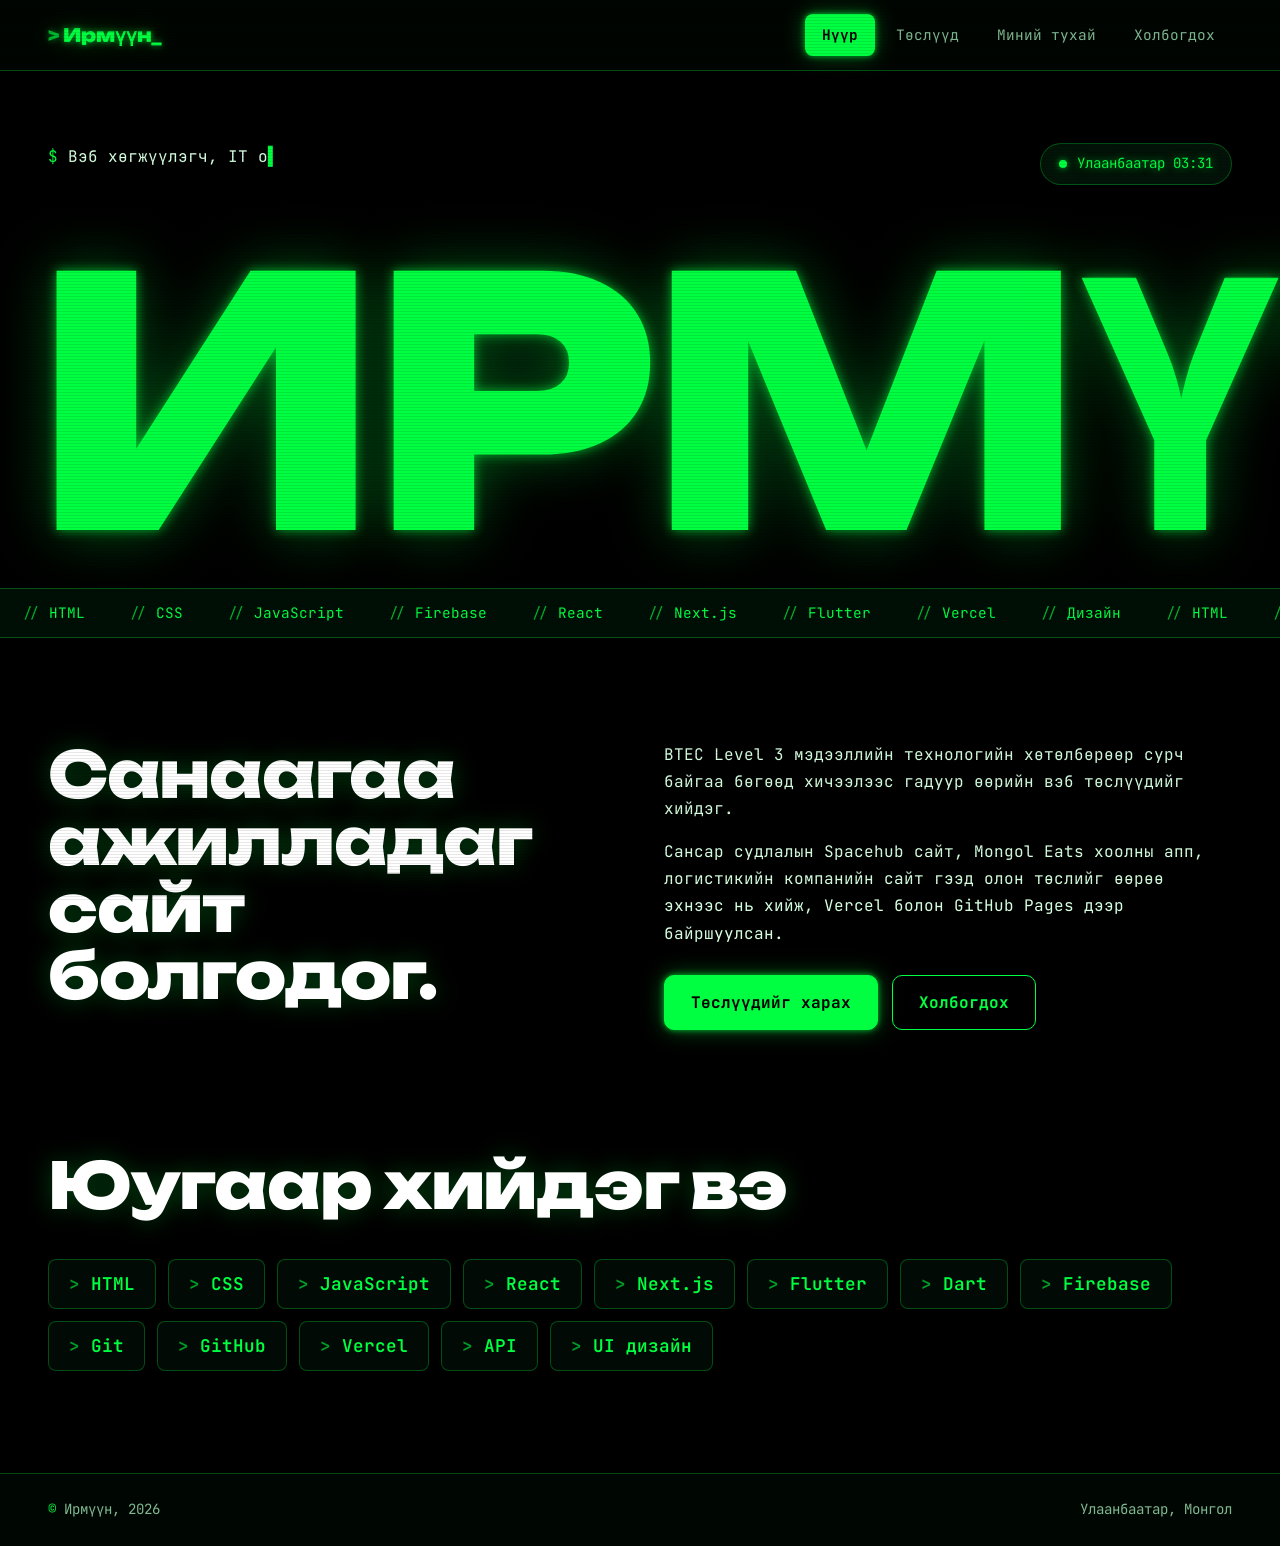
<file: index.html>
<!doctype html>
<html lang="mn">
<head>
  <meta charset="utf-8">
  <meta name="viewport" content="width=device-width, initial-scale=1">
  <title>Ирмүүн | Вэб хөгжүүлэгч</title>
  <meta name="description" content="Ирмүүн . React, Next.js, Flutter дээр вэб болон гар утасны апп хийдэг IT оюутан.">
  <link rel="preconnect" href="https://fonts.googleapis.com">
  <link rel="preconnect" href="https://fonts.gstatic.com" crossorigin>
  <link href="https://fonts.googleapis.com/css2?family=JetBrains+Mono:wght@400;600;700&family=Unbounded:wght@600;800;900&display=swap&subset=cyrillic" rel="stylesheet">
  <link rel="stylesheet" href="style.css">
</head>
<body>
  <nav class="nav" aria-label="Үндсэн цэс">
    <a class="logo" href="index.html">Ирмүүн</a>
    <button class="menu-btn" aria-expanded="false">Цэс</button>
    <ul>
      <li><a class="link" href="index.html" aria-current="page">Нүүр</a></li>
      <li><a class="link" href="projects.html">Төслүүд</a></li>
      <li><a class="link" href="about.html">Миний тухай</a></li>
      <li><a class="link" href="contact.html">Холбогдох</a></li>
    </ul>
  </nav>

  <header class="hero">
    <div class="hero-top">
      <p class="hero-role">Вэб хөгжүүлэгч, IT оюутан. Ажилладаг сайт, апп хийдэг.</p>
      <p class="clock"><i class="dot"></i><span id="clock">Улаанбаатар</span></p>
    </div>
    <h1 aria-label="Ирмүүн"><span>И</span><span>Р</span><span>М</span><span>Ү</span><span>Ү</span><span>Н</span></h1>
    <div class="marquee" aria-hidden="true">
      <div><span>HTML</span><span>CSS</span><span>JavaScript</span><span>Firebase</span><span>React</span><span>Next.js</span><span>Flutter</span><span>Vercel</span><span>Дизайн</span></div>
    </div>
  </header>

  <main>
    <section class="wrap intro">
      <h2 class="section-title">Санаагаа ажилладаг сайт болгодог.</h2>
      <div>
        <p>BTEC Level 3 мэдээллийн технологийн хөтөлбөрөөр сурч байгаа бөгөөд хичээлээс гадуур өөрийн вэб төслүүдийг хийдэг.</p>
        <p>Сансар судлалын Spacehub сайт, Mongol Eats хоолны апп, логистикийн компанийн сайт гээд олон төслийг өөрөө эхнээс нь хийж, Vercel болон GitHub Pages дээр байршуулсан.</p>
        <div class="btn-row">
          <a class="btn" href="projects.html">Төслүүдийг харах</a>
          <a class="btn ghost" href="contact.html">Холбогдох</a>
        </div>
      </div>
    </section>

    <section class="wrap" style="padding-top:0">
      <h2 class="section-title">Юугаар хийдэг вэ</h2>
      <div class="skills">
        <span>HTML</span><span>CSS</span><span>JavaScript</span><span>React</span><span>Next.js</span><span>Flutter</span><span>Dart</span><span>Firebase</span><span>Git</span><span>GitHub</span><span>Vercel</span><span>API</span><span>UI дизайн</span>
      </div>
    </section>
  </main>

  <footer>
    <span>Ирмүүн, 2026</span>
    <span>Улаанбаатар, Монгол</span>
  </footer>
  <script src="script.js"></script>
</body>
</html>
</file>
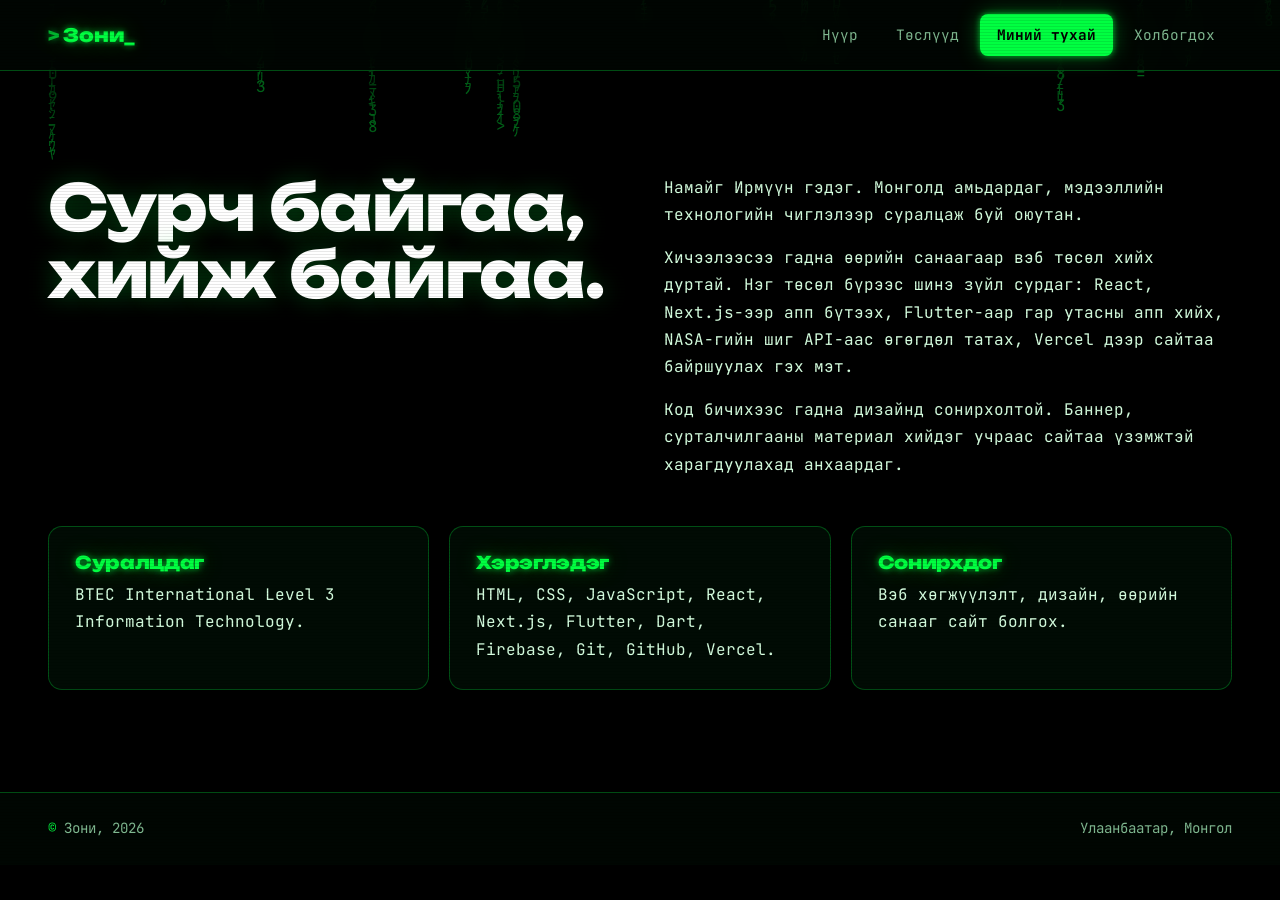
<file: about.html>
<!doctype html>
<html lang="mn">
<head>
  <meta charset="utf-8">
  <meta name="viewport" content="width=device-width, initial-scale=1">
  <title>Миний тухай | Зони</title>
  <link rel="preconnect" href="https://fonts.googleapis.com">
  <link rel="preconnect" href="https://fonts.gstatic.com" crossorigin>
  <link href="https://fonts.googleapis.com/css2?family=JetBrains+Mono:wght@400;600;700&family=Unbounded:wght@600;800;900&display=swap&subset=cyrillic" rel="stylesheet">
  <link rel="stylesheet" href="style.css">
</head>
<body>
  <nav class="nav" aria-label="Үндсэн цэс">
    <a class="logo" href="index.html">Зони</a>
    <button class="menu-btn" aria-expanded="false">Цэс</button>
    <ul>
      <li><a class="link" href="index.html">Нүүр</a></li>
      <li><a class="link" href="projects.html">Төслүүд</a></li>
      <li><a class="link" href="about.html" aria-current="page">Миний тухай</a></li>
      <li><a class="link" href="contact.html">Холбогдох</a></li>
    </ul>
  </nav>

  <main class="wrap">
    <div class="intro">
      <h1 class="section-title">Сурч байгаа, хийж байгаа.</h1>
      <div>
        <p>Намайг Ирмүүн  гэдэг. Монголд амьдардаг, мэдээллийн технологийн чиглэлээр суралцаж буй оюутан.</p>
        <p>Хичээлээсээ гадна өөрийн санаагаар вэб төсөл хийх дуртай. Нэг төсөл бүрээс шинэ зүйл сурдаг: React, Next.js-ээр апп бүтээх, Flutter-аар гар утасны апп хийх, NASA-гийн шиг API-аас өгөгдөл татах, Vercel дээр сайтаа байршуулах гэх мэт.</p>
        <p>Код бичихээс гадна дизайнд сонирхолтой. Баннер, сурталчилгааны материал хийдэг учраас сайтаа үзэмжтэй харагдуулахад анхаардаг.</p>
      </div>
    </div>

    <div class="facts">
      <div class="fact"><h3>Суралцдаг</h3><p>BTEC International Level 3 Information Technology.</p></div>
      <div class="fact"><h3>Хэрэглэдэг</h3><p>HTML, CSS, JavaScript, React, Next.js, Flutter, Dart, Firebase, Git, GitHub, Vercel.</p></div>
      <div class="fact"><h3>Сонирхдог</h3><p>Вэб хөгжүүлэлт, дизайн, өөрийн санааг сайт болгох.</p></div>
    </div>
  </main>

  <footer>
    <span>Зони, 2026</span>
    <span>Улаанбаатар, Монгол</span>
  </footer>
  <script src="script.js"></script>
</body>
</html>
</file>
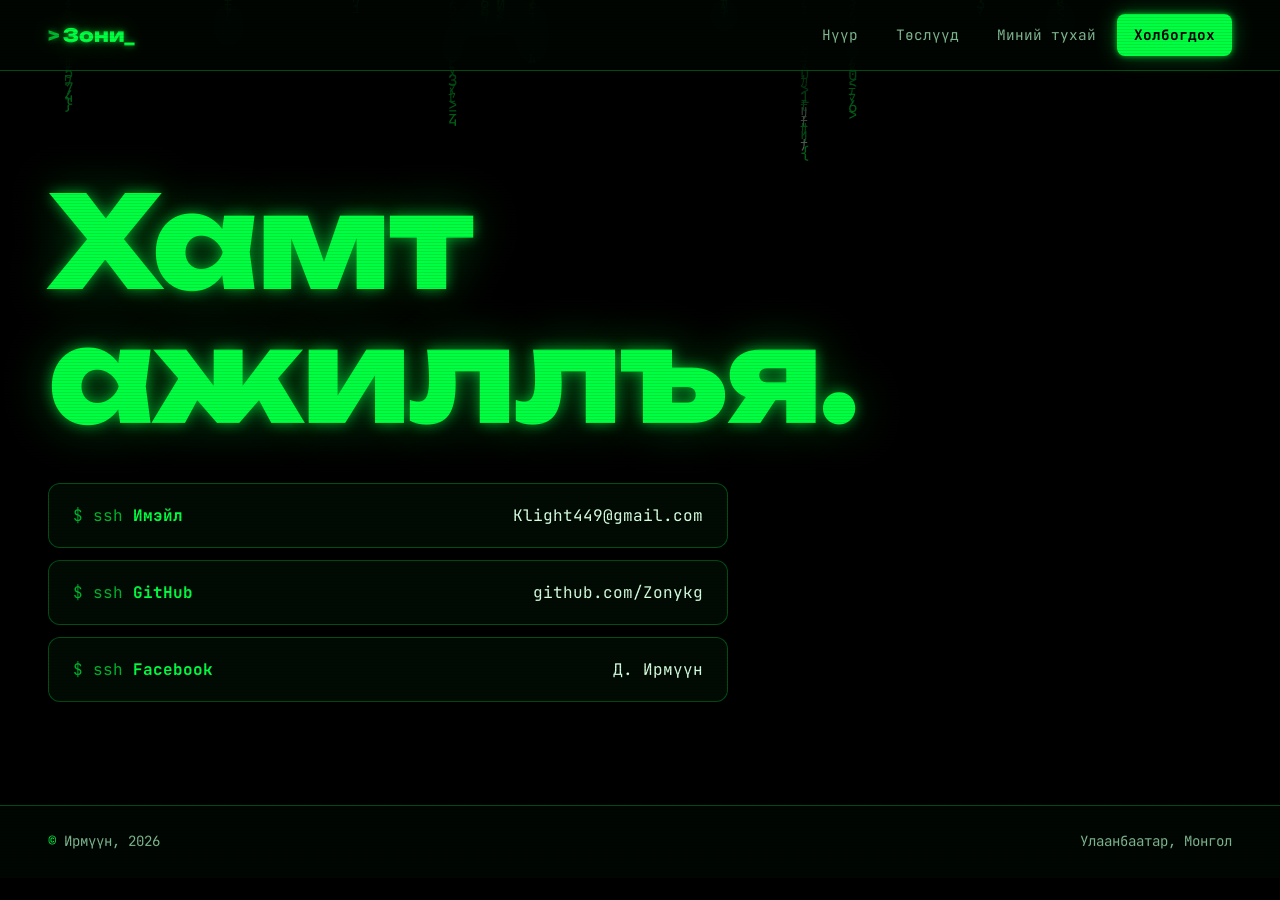
<file: contact.html>
<!doctype html>
<html lang="mn">
<head>
  <meta charset="utf-8">
  <meta name="viewport" content="width=device-width, initial-scale=1">
  <title>Холбогдох | Зони</title>
  <link rel="preconnect" href="https://fonts.googleapis.com">
  <link rel="preconnect" href="https://fonts.gstatic.com" crossorigin>
  <link href="https://fonts.googleapis.com/css2?family=JetBrains+Mono:wght@400;600;700&family=Unbounded:wght@600;800;900&display=swap&subset=cyrillic" rel="stylesheet">
  <link rel="stylesheet" href="style.css">
</head>
<body>
  <nav class="nav" aria-label="Үндсэн цэс">
    <a class="logo" href="index.html">Зони</a>
    <button class="menu-btn" aria-expanded="false">Цэс</button>
    <ul>
      <li><a class="link" href="index.html">Нүүр</a></li>
      <li><a class="link" href="projects.html">Төслүүд</a></li>
      <li><a class="link" href="about.html">Миний тухай</a></li>
      <li><a class="link" href="contact.html" aria-current="page">Холбогдох</a></li>
    </ul>
  </nav>

  <main>
    <section class="contact-hero">
      <div class="wrap">
        <h1>Хамт ажиллъя.</h1>
        <div class="contact-links">
          <!-- Доорх холбоосуудыг өөрийн хаягаар солиорой -->
          <a href="mailto:Klight449@gmail.com"><span>Имэйл</span><span>Кlight449@gmail.com</span></a>
          <a href="https://github.com/Zonykg"><span>GitHub</span><span>github.com/Zonykg</span></a>
          <a href="https://www.facebook.com/Д.Ирмүүн"><span>Facebook</span><span>Д. Ирмүүн</span></a>
        </div>
      </div>
    </section>
  </main>

  <footer>
    <span>Ирмүүн, 2026</span>
    <span>Улаанбаатар, Монгол</span>
  </footer>
  <script src="script.js"></script>
</body>
</html>
</file>
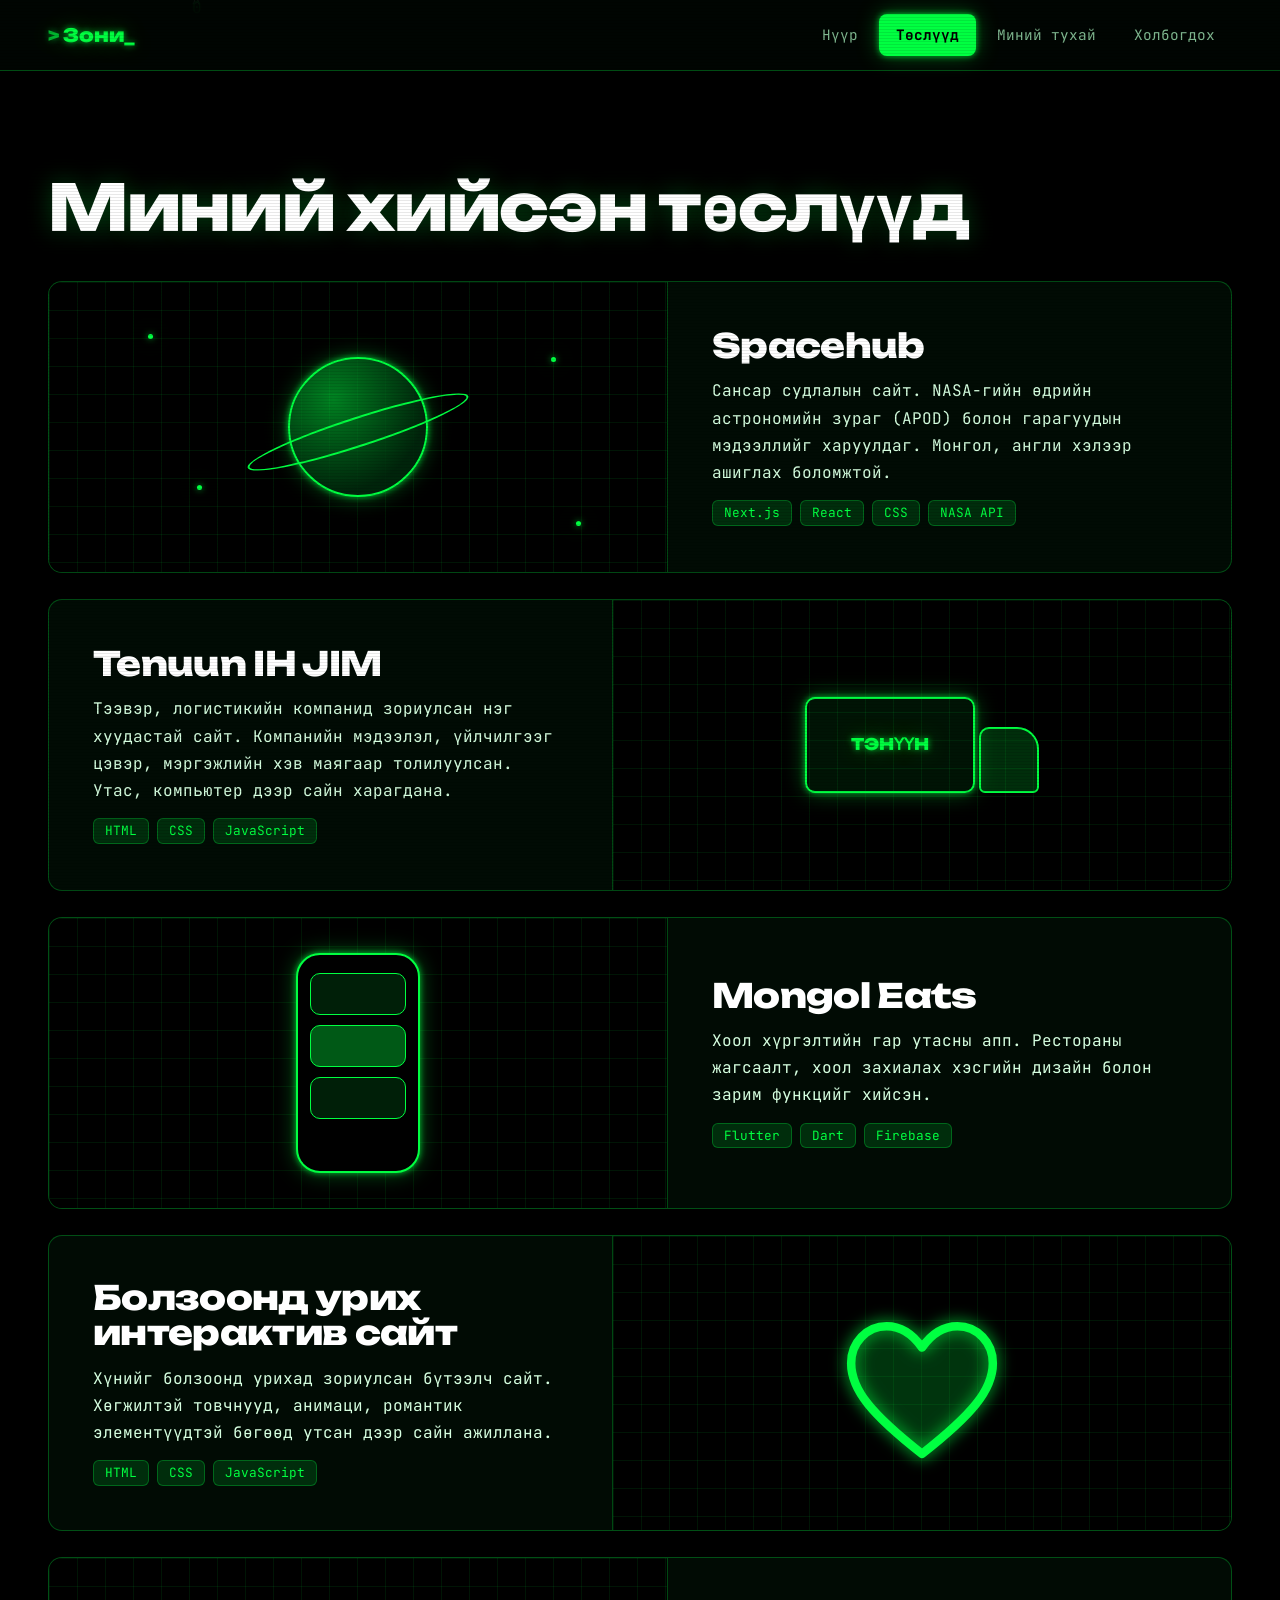
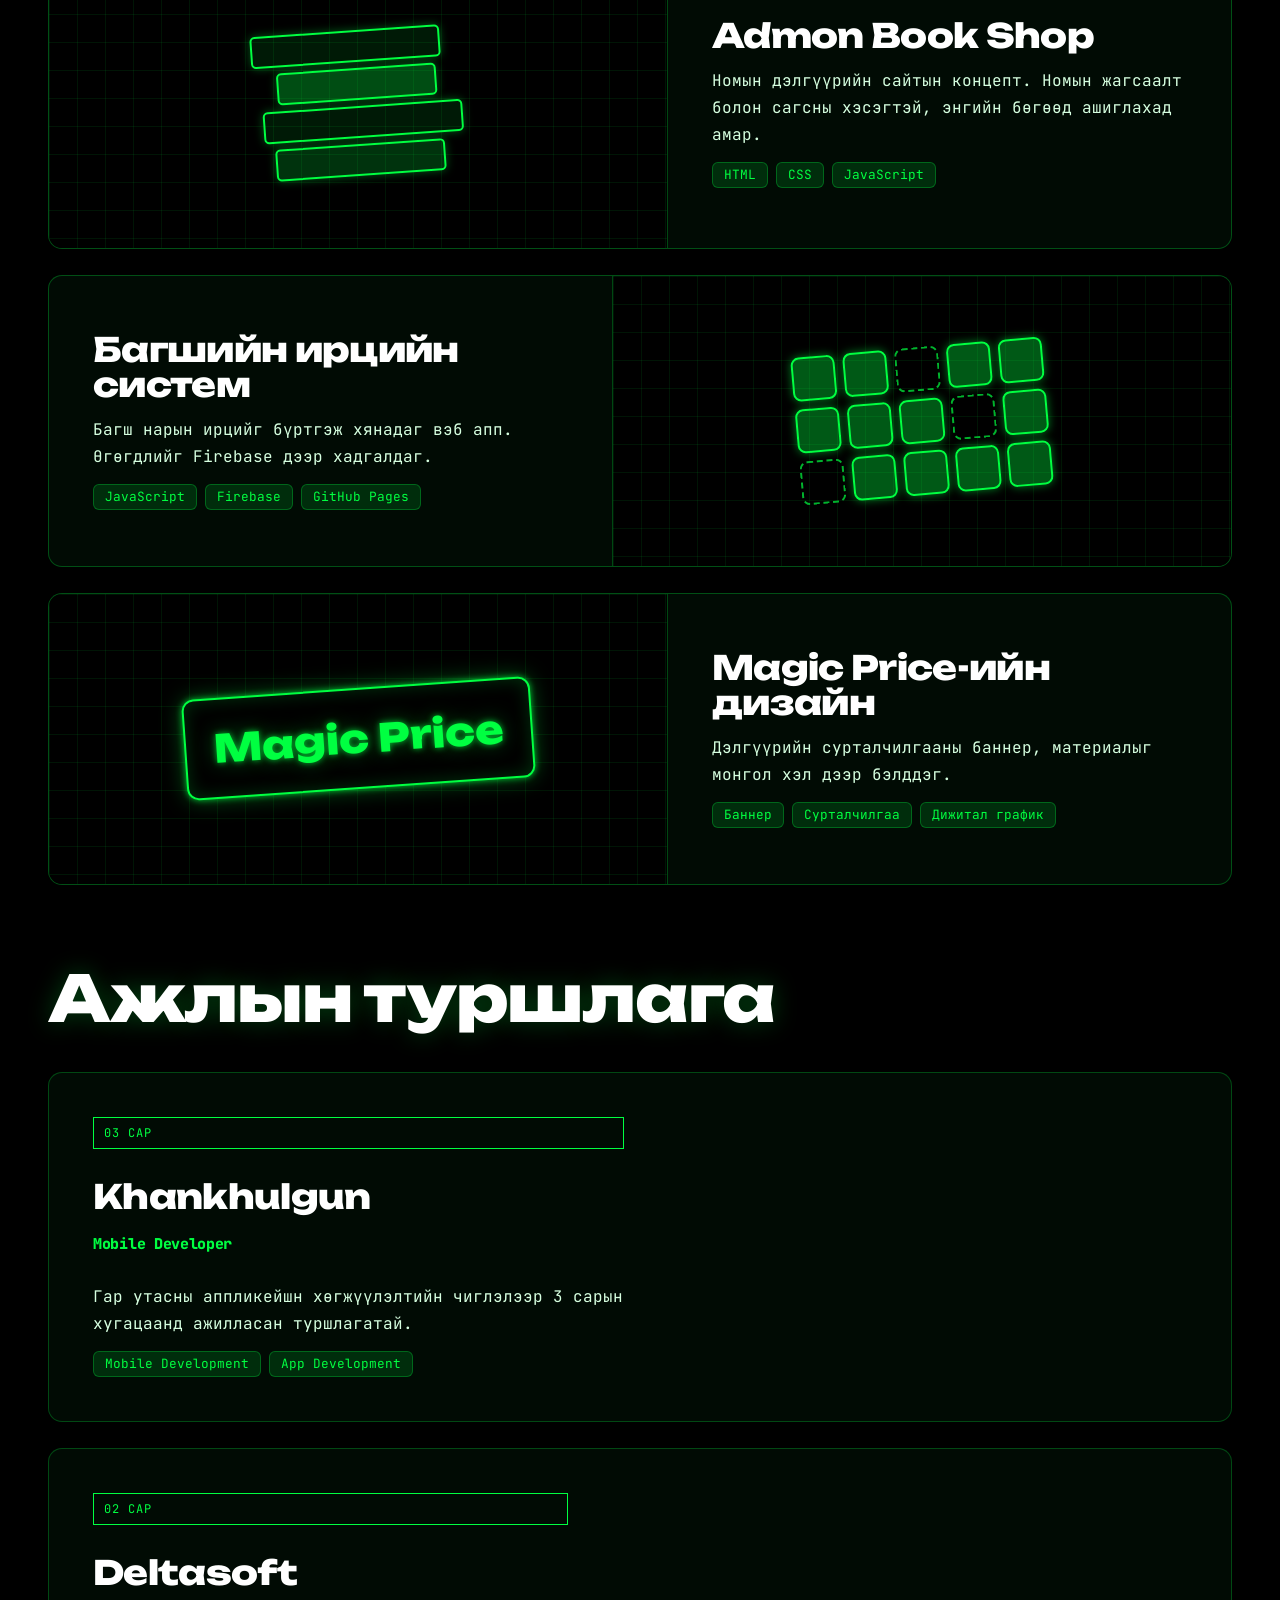
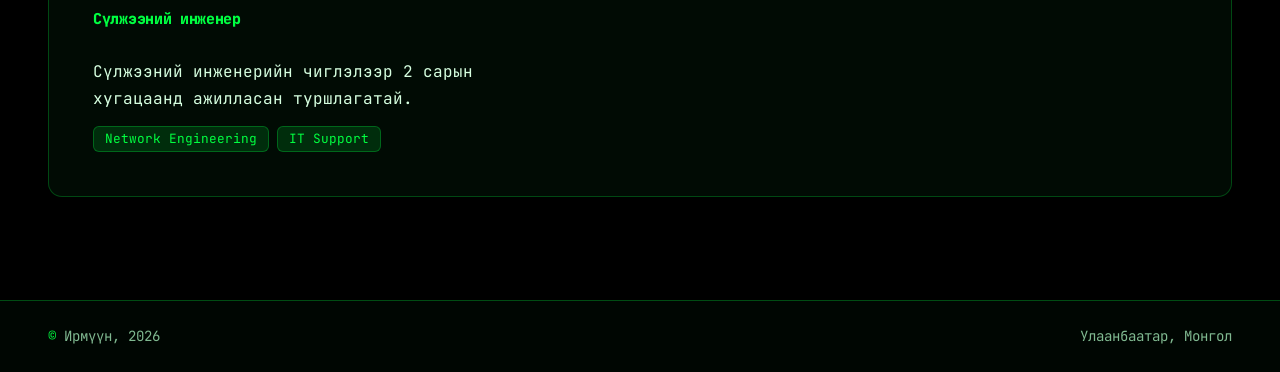
<file: projects.html>
<!doctype html>
<html lang="mn">
<head>
  <meta charset="utf-8">
  <meta name="viewport" content="width=device-width, initial-scale=1">
  <title>Төслүүд | Зони</title>
  <link rel="preconnect" href="https://fonts.googleapis.com">
  <link rel="preconnect" href="https://fonts.gstatic.com" crossorigin>
  <link href="https://fonts.googleapis.com/css2?family=JetBrains+Mono:wght@400;600;700&family=Unbounded:wght@600;800;900&display=swap&subset=cyrillic" rel="stylesheet">
  <link rel="stylesheet" href="style.css">
</head>
<body>
  <nav class="nav" aria-label="Үндсэн цэс">
    <a class="logo" href="index.html">Зони</a>
    <button class="menu-btn" aria-expanded="false">Цэс</button>
    <ul>
      <li><a class="link" href="index.html">Нүүр</a></li>
      <li><a class="link" href="projects.html" aria-current="page">Төслүүд</a></li>
      <li><a class="link" href="about.html">Миний тухай</a></li>
      <li><a class="link" href="contact.html">Холбогдох</a></li>
    </ul>
  </nav>

  <main class="wrap">
    <h1 class="section-title">Миний хийсэн төслүүд</h1>

    <div class="projects">
      <article class="project">
        <div class="art art-space" aria-hidden="true"><i class="star"></i><i class="star"></i><i class="star"></i><i class="star"></i><div class="planet"></div></div>
        <div class="body">
          <h2>Spacehub</h2>
          <p>Сансар судлалын сайт. NASA-гийн өдрийн астрономийн зураг (APOD) болон гарагуудын мэдээллийг харуулдаг. Монгол, англи хэлээр ашиглах боломжтой.</p>
          <ul class="tags"><li>Next.js</li><li>React</li><li>CSS</li><li>NASA API</li></ul>
        </div>
      </article>
      <article class="project">
        <div class="art art-logistics" aria-hidden="true"><div class="truck"><div class="box">ТЭНҮҮН</div><div class="cab"></div></div></div>
        <div class="body">
          <h2>Tenuun IH JIM</h2>
          <p>Тээвэр, логистикийн компанид зориулсан нэг хуудастай сайт. Компанийн мэдээлэл, үйлчилгээг цэвэр, мэргэжлийн хэв маягаар толилуулсан. Утас, компьютер дээр сайн харагдана.</p>
          <ul class="tags"><li>HTML</li><li>CSS</li><li>JavaScript</li></ul>
        </div>
      </article>
      <article class="project">
        <div class="art art-eats" aria-hidden="true"><div class="phone"><i></i><i></i><i></i></div></div>
        <div class="body">
          <h2>Mongol Eats</h2>
          <p>Хоол хүргэлтийн гар утасны апп. Рестораны жагсаалт, хоол захиалах хэсгийн дизайн болон зарим функцийг хийсэн.</p>
          <ul class="tags"><li>Flutter</li><li>Dart</li><li>Firebase</li></ul>
        </div>
      </article>
      <article class="project">
        <div class="art art-urilga" aria-hidden="true"><svg width="170" height="160" viewBox="0 0 24 22" fill="#eef1fa" stroke="#0a1030" stroke-width="1.2" stroke-linejoin="round"><path d="M12 21C5 15.5 2 12 2 8.2 2 5.3 4.2 3 7 3c2 0 3.600 1 5 3 1.400-2 3-3 5-3 2.800 0 5 2.300 5 5.200 0 3.800-3 7.300-10 12.800z"/></svg></div>
        <div class="body">
          <h2>Болзоонд урих интерактив сайт</h2>
          <p>Хүнийг болзоонд урихад зориулсан бүтээлч сайт. Хөгжилтэй товчнууд, анимаци, романтик элементүүдтэй бөгөөд утсан дээр сайн ажиллана.</p>
          <ul class="tags"><li>HTML</li><li>CSS</li><li>JavaScript</li></ul>
        </div>
      </article>
      <article class="project">
        <div class="art art-books" aria-hidden="true"><div class="stack"><i></i><i></i><i></i><i></i></div></div>
        <div class="body">
          <h2>Admon Book Shop</h2>
          <p>Номын дэлгүүрийн сайтын концепт. Номын жагсаалт болон сагсны хэсэгтэй, энгийн бөгөөд ашиглахад амар.</p>
          <ul class="tags"><li>HTML</li><li>CSS</li><li>JavaScript</li></ul>
        </div>
      </article>
      <article class="project">
        <div class="art art-attend" aria-hidden="true"><div class="grid"><i class="on"></i><i class="on"></i><i class="off"></i><i class="on"></i><i class="on"></i><i class="on"></i><i class="on"></i><i class="on"></i><i class="off"></i><i class="on"></i><i class="off"></i><i class="on"></i><i class="on"></i><i class="on"></i><i class="on"></i></div></div>
        <div class="body">
          <h2>Багшийн ирцийн систем</h2>
          <p>Багш нарын ирцийг бүртгэж хянадаг вэб апп. Өгөгдлийг Firebase дээр хадгалдаг.</p>
          <ul class="tags"><li>JavaScript</li><li>Firebase</li><li>GitHub Pages</li></ul>
        </div>
      </article>
      <article class="project">
        <div class="art art-magic" aria-hidden="true"><div class="tag">Magic Price</div></div>
        <div class="body">
          <h2>Magic Price-ийн дизайн</h2>
          <p>Дэлгүүрийн сурталчилгааны баннер, материалыг монгол хэл дээр бэлддэг.</p>
          <ul class="tags"><li>Баннер</li><li>Сурталчилгаа</li><li>Дижитал график</li></ul>
        </div>
      </article>
    </div>
    <section class="experience">
  <h2 class="section-title">Ажлын туршлага</h2>

  <div class="projects">
    <article class="project">
      <div class="body">
        <span class="experience-duration">03 САР</span>
        <h2>Khankhulgun</h2>
        <h3>Mobile Developer</h3>
        <p>
          Гар утасны аппликейшн хөгжүүлэлтийн чиглэлээр
          3 сарын хугацаанд ажилласан туршлагатай.
        </p>
        <ul class="tags">
          <li>Mobile Development</li>
          <li>App Development</li>
        </ul>
      </div>
    </article>

    <article class="project">
      <div class="body">
        <span class="experience-duration">02 САР</span>
        <h2>Deltasoft</h2>
        <h3>Сүлжээний инженер</h3>
        <p>
          Сүлжээний инженерийн чиглэлээр 2 сарын
          хугацаанд ажилласан туршлагатай.
        </p>
        <ul class="tags">
          <li>Network Engineering</li>
          <li>IT Support</li>
        </ul>
      </div>
    </article>
  </div>
</section>
  </main>

  <footer>
    <span>Ирмүүн, 2026</span>
    <span>Улаанбаатар, Монгол</span>
  </footer>
  <script src="script.js"></script>
</body>
</html>
</file>
<file: style.css>
:root {
  --bg: #000000;
  --surface: #031208;
  --surface-2: #05200f;
  --green: #00ff41;
  --green-dim: #00b32d;
  --green-faint: rgba(0, 255, 65, 0.14);
  --line: rgba(0, 255, 65, 0.28);
  --text: #d6ffe0;
  --muted: #7fb890;
  --glow: 0 0 6px rgba(0, 255, 65, .7), 0 0 22px rgba(0, 255, 65, .35);
  --radius: 14px;
}

* { box-sizing: border-box; margin: 0; padding: 0; }
html { scroll-behavior: smooth; }
body {
  font-family: "JetBrains Mono", ui-monospace, monospace;
  font-size: 1rem;
  line-height: 1.7;
  background: var(--bg);
  color: var(--text);
  -webkit-font-smoothing: antialiased;
  min-height: 100vh;
  position: relative;
  transition: opacity .2s;
}
body.leaving { opacity: 0; }
a { color: inherit; }
img, svg { display: block; max-width: 100%; }
::selection { background: var(--green); color: #000; }
:focus-visible { outline: 2px solid var(--green); outline-offset: 3px; border-radius: 4px; }

h1, h2, h3 { font-family: "Unbounded", "JetBrains Mono", sans-serif; line-height: 1.05; letter-spacing: -0.02em; font-weight: 800; color: #fff; }

/* Rain canvas + scanlines */
#rain { position: fixed; inset: 0; width: 100%; height: 100%; z-index: 0; opacity: .38; pointer-events: none; }
body::after {
  content: ""; position: fixed; inset: 0; z-index: 50; pointer-events: none;
  background: repeating-linear-gradient(to bottom, rgba(0,0,0,0) 0, rgba(0,0,0,0) 2px, rgba(0,0,0,.18) 3px);
}
.nav, main, header, footer { position: relative; z-index: 1; }

/* ---------- Nav ---------- */
.nav {
  position: sticky; top: 0; z-index: 20;
  display: flex; align-items: center; justify-content: space-between;
  padding: 14px clamp(16px, 4vw, 48px);
  background: rgba(0, 8, 3, .72);
  backdrop-filter: blur(14px); -webkit-backdrop-filter: blur(14px);
  border-bottom: 1px solid var(--line);
}
.nav .logo { font-family: "Unbounded", sans-serif; font-weight: 800; text-decoration: none; font-size: 1.15rem; color: var(--green); text-shadow: var(--glow); }
.nav .logo::before { content: "> "; opacity: .7; }
.nav .logo::after { content: "_"; animation: blink 1s steps(1) infinite; }
@keyframes blink { 50% { opacity: 0; } }
.nav ul { display: flex; gap: 4px; list-style: none; }
.nav a.link {
  display: block; padding: 8px 16px; border-radius: 8px;
  text-decoration: none; font-size: .9rem; color: var(--muted);
  border: 1px solid transparent;
  transition: color .15s, border-color .15s, background .15s;
}
.nav a.link:hover { color: var(--green); border-color: var(--line); background: var(--green-faint); }
.nav a.link[aria-current="page"] { color: #000; background: var(--green); font-weight: 700; box-shadow: var(--glow); }
.menu-btn { display: none; background: transparent; color: var(--green); border: 1px solid var(--green); border-radius: 8px; padding: 8px 16px; font: inherit; cursor: pointer; }

@media (max-width: 680px) {
  .menu-btn { display: block; }
  .nav ul { display: none; position: absolute; top: 100%; left: 0; right: 0; flex-direction: column; background: rgba(0, 8, 3, .96); padding: 12px 16px 20px; border-bottom: 1px solid var(--line); }
  .nav ul.open { display: flex; }
}

/* ---------- Hero ---------- */
.hero { padding: clamp(32px, 6vw, 72px) clamp(16px, 4vw, 48px) 0; overflow: hidden; }
.hero-top { display: flex; justify-content: space-between; align-items: flex-start; gap: 24px; flex-wrap: wrap; }
.hero-role { max-width: 34ch; color: var(--text); min-height: 3.4em; }
.hero-role::before { content: "$ "; color: var(--green); }
.hero-role.typing::after { content: "▌"; color: var(--green); animation: blink .8s steps(1) infinite; }
.clock {
  background: var(--surface); color: var(--green);
  padding: 8px 18px; border-radius: 999px; border: 1px solid var(--line);
  font-size: .88rem; display: inline-flex; gap: 10px; align-items: center;
  text-shadow: 0 0 8px rgba(0,255,65,.6);
}
.clock .dot { width: 8px; height: 8px; border-radius: 50%; background: var(--green); box-shadow: var(--glow); animation: pulse 1.6s infinite; }
@keyframes pulse { 50% { opacity: .2; } }

.hero h1 {
  font-size: clamp(5rem, 27vw, 22rem);
  line-height: .85;
  margin: clamp(24px, 5vw, 56px) 0 clamp(20px, 4vw, 40px) -0.04em;
  display: flex;
  white-space: nowrap;
  color: var(--green);
  text-shadow: 0 0 12px rgba(0,255,65,.65), 0 0 60px rgba(0,255,65,.35);
  animation: glitch 7s infinite 2s;
}
.hero h1 span { display: inline-block; animation: rise .9s cubic-bezier(.2,.8,.2,1) both; }
.hero h1 span:nth-child(2) { animation-delay: .08s; }
.hero h1 span:nth-child(3) { animation-delay: .16s; }
.hero h1 span:nth-child(4) { animation-delay: .24s; }
@keyframes rise { from { transform: translateY(105%); opacity: 0; } to { transform: none; opacity: 1; } }
@keyframes glitch {
  0%, 93%, 100% { transform: none; clip-path: none; text-shadow: 0 0 12px rgba(0,255,65,.65), 0 0 60px rgba(0,255,65,.35); }
  94% { transform: translate(-6px, 2px) skewX(-6deg); text-shadow: 6px 0 #fff, -6px 0 rgba(0,255,65,.4); }
  95% { transform: translate(5px, -2px); text-shadow: -5px 0 #fff, 5px 0 rgba(0,255,65,.4); clip-path: inset(0 0 55% 0); }
  96% { transform: translate(-3px, 0) skewX(4deg); clip-path: inset(40% 0 0 0); }
  97% { transform: none; clip-path: none; }
}

.marquee {
  margin: 0 calc(-1 * clamp(16px, 4vw, 48px));
  background: rgba(0, 20, 8, .75);
  border-top: 1px solid var(--line); border-bottom: 1px solid var(--line);
  overflow: hidden; white-space: nowrap; color: var(--green); font-size: .9rem;
}
.marquee div { display: inline-block; padding: 12px 0; animation: scroll 32s linear infinite; }
.marquee span { margin: 0 22px; }
.marquee span::before { content: "// "; color: var(--green-dim); }
@keyframes scroll { to { transform: translateX(-50%); } }

/* ---------- Sections ---------- */
.wrap { padding: clamp(48px, 8vw, 110px) clamp(16px, 4vw, 48px); max-width: 1280px; margin: 0 auto; }
.section-title { font-size: clamp(1.9rem, 5.5vw, 4rem); margin-bottom: 40px; max-width: 16ch; text-shadow: 0 0 24px rgba(0,255,65,.25); }

.intro { display: grid; grid-template-columns: 1fr 1fr; gap: 48px; align-items: start; }
.intro p { max-width: 62ch; color: var(--text); }
.intro p + p { margin-top: 1em; }
@media (max-width: 800px) { .intro { grid-template-columns: 1fr; gap: 24px; } }

.btn {
  display: inline-block; padding: 13px 26px; border-radius: 10px;
  background: var(--green); color: #000; text-decoration: none; font-weight: 700;
  border: 1px solid var(--green);
  box-shadow: var(--glow);
  transition: transform .15s, background .15s, color .15s, box-shadow .15s;
}
.btn:hover { transform: translateY(-2px); box-shadow: 0 0 10px var(--green), 0 0 34px rgba(0,255,65,.55); }
.btn.ghost { background: transparent; color: var(--green); box-shadow: none; }
.btn.ghost:hover { background: var(--green-faint); box-shadow: var(--glow); }
.btn-row { display: flex; gap: 14px; flex-wrap: wrap; margin-top: 28px; }

/* ---------- Project cards (glass) ---------- */
.projects { display: grid; gap: 26px; }
.project {
  display: grid; grid-template-columns: 1.1fr 1fr;
  border: 1px solid var(--line); border-radius: var(--radius);
  overflow: hidden;
  background: rgba(3, 18, 8, .62);
  backdrop-filter: blur(12px); -webkit-backdrop-filter: blur(12px);
  transition: border-color .25s, box-shadow .25s, transform .25s;
}
.project:hover { border-color: var(--green); box-shadow: 0 0 0 1px var(--green), 0 0 36px rgba(0,255,65,.22); transform: translateY(-3px); }
.project:nth-child(even) { grid-template-columns: 1fr 1.1fr; }
.project:nth-child(even) .art { order: 2; }
.project .art { min-height: 290px; position: relative; display: grid; place-items: center; overflow: hidden; background: #000; border-right: 1px solid var(--line); }
.project:nth-child(even) .art { border-right: 0; border-left: 1px solid var(--line); }
.project .art::before {
  content: ""; position: absolute; inset: 0;
  background-image: linear-gradient(var(--green-faint) 1px, transparent 1px), linear-gradient(90deg, var(--green-faint) 1px, transparent 1px);
  background-size: 28px 28px; opacity: .6;
}
.project .art > * { position: relative; }
.project .body { padding: clamp(24px, 4vw, 44px); display: flex; flex-direction: column; justify-content: center; gap: 14px; }
.project h2, .project h3 { font-size: clamp(1.35rem, 3vw, 2.1rem); }
.project p { color: var(--text); max-width: 58ch; }
.tags { display: flex; flex-wrap: wrap; gap: 8px; }
.tags li { list-style: none; border: 1px solid var(--line); border-radius: 6px; padding: 1px 11px; font-size: .8rem; color: var(--green); background: var(--green-faint); }
@media (max-width: 800px) {
  .project, .project:nth-child(even) { grid-template-columns: 1fr; }
  .project:nth-child(even) .art { order: 0; border-left: 0; }
  .project .art, .project:nth-child(even) .art { min-height: 210px; border-right: 0; border-bottom: 1px solid var(--line); }
}

/* project art, all drawn in neon green line language */
.art-attend .grid { display: grid; grid-template-columns: repeat(5, 44px); gap: 8px; transform: rotate(-5deg); }
.art-attend .grid i { height: 44px; border-radius: 8px; border: 2px solid var(--green-dim); background: rgba(0,255,65,.08); }
.art-attend .grid i.on { background: rgba(0,255,65,.35); border-color: var(--green); box-shadow: 0 0 10px rgba(0,255,65,.5); }
.art-attend .grid i.off { background: transparent; border-style: dashed; }

.art-urilga svg { fill: rgba(0,255,65,.12); stroke: var(--green); filter: drop-shadow(0 0 8px rgba(0,255,65,.8)); animation: beat 1.8s ease-in-out infinite; }
@keyframes beat { 50% { transform: scale(1.06); } }

.art-magic .tag { color: var(--green); font-family: "Unbounded", sans-serif; font-weight: 800; font-size: 2.4rem; padding: 16px 28px; border: 2px solid var(--green); border-radius: 12px; text-shadow: var(--glow); box-shadow: var(--glow), inset 0 0 18px rgba(0,255,65,.2); transform: rotate(-4deg); background: #000; }

.art-space .planet { width: 140px; height: 140px; border-radius: 50%; border: 2px solid var(--green); background: radial-gradient(circle at 32% 30%, rgba(0,255,65,.5), rgba(0,40,12,.9) 70%); box-shadow: var(--glow); position: relative; }
.art-space .planet::after { content: ""; position: absolute; left: -48px; right: -48px; top: 58px; height: 26px; border: 2px solid var(--green); border-radius: 50%; transform: rotate(-18deg); }
.art-space .star { position: absolute; width: 5px; height: 5px; background: var(--green); border-radius: 50%; box-shadow: var(--glow); }
.art-space .star:nth-child(1) { top: 18%; left: 16%; }
.art-space .star:nth-child(2) { top: 70%; left: 24%; }
.art-space .star:nth-child(3) { top: 26%; right: 18%; }
.art-space .star:nth-child(4) { bottom: 16%; right: 14%; }

.art-logistics .truck { display: flex; align-items: flex-end; gap: 4px; }
.art-logistics .box { width: 170px; height: 96px; border: 2px solid var(--green); border-radius: 10px; display: grid; place-items: center; color: var(--green); font-family: "Unbounded", sans-serif; font-weight: 800; background: rgba(0,255,65,.08); text-shadow: var(--glow); box-shadow: var(--glow); }
.art-logistics .cab { width: 60px; height: 66px; border: 2px solid var(--green); border-radius: 10px 22px 6px 6px; background: rgba(0,255,65,.18); }

.art-eats .phone { width: 124px; height: 220px; border: 2px solid var(--green); border-radius: 24px; padding: 18px 12px; display: grid; gap: 10px; align-content: start; background: #000; box-shadow: var(--glow); }
.art-eats .phone i { display: block; height: 42px; border-radius: 10px; border: 1px solid var(--green); background: rgba(0,255,65,.12); }
.art-eats .phone i:nth-child(2) { background: rgba(0,255,65,.35); }

.art-books .stack { display: grid; gap: 6px; transform: rotate(-4deg); }
.art-books .stack i { display: block; height: 32px; border: 2px solid var(--green); border-radius: 5px; background: rgba(0,255,65,.1); box-shadow: 0 0 10px rgba(0,255,65,.35); }
.art-books .stack i:nth-child(1) { width: 190px; }
.art-books .stack i:nth-child(2) { width: 160px; margin-left: 24px; background: rgba(0,255,65,.3); }
.art-books .stack i:nth-child(3) { width: 200px; margin-left: 8px; }
.art-books .stack i:nth-child(4) { width: 170px; margin-left: 18px; background: rgba(0,255,65,.2); }

/* ---------- Skills ---------- */
.skills { display: flex; flex-wrap: wrap; gap: 12px; }
.skills span {
  font-size: clamp(.9rem, 2vw, 1.1rem); font-weight: 600;
  padding: 9px 20px; border: 1px solid var(--line); border-radius: 8px;
  background: rgba(3, 18, 8, .6); color: var(--green);
  backdrop-filter: blur(8px); -webkit-backdrop-filter: blur(8px);
  transition: border-color .2s, box-shadow .2s, transform .2s;
}
.skills span::before { content: "> "; opacity: .6; }
.skills span:hover { border-color: var(--green); box-shadow: var(--glow); transform: translateY(-2px); }

/* ---------- About ---------- */
.facts { display: grid; grid-template-columns: repeat(auto-fit, minmax(240px, 1fr)); gap: 20px; margin-top: 48px; }
.fact { border: 1px solid var(--line); border-radius: var(--radius); padding: 26px; background: rgba(3, 18, 8, .62); backdrop-filter: blur(12px); -webkit-backdrop-filter: blur(12px); transition: border-color .25s, box-shadow .25s; }
.fact:hover { border-color: var(--green); box-shadow: 0 0 28px rgba(0,255,65,.2); }
.fact h3 { font-size: 1.1rem; margin-bottom: 10px; color: var(--green); text-shadow: var(--glow); }

/* ---------- Contact ---------- */
.contact-hero h1 { font-size: clamp(2.6rem, 10vw, 8rem); max-width: 10ch; color: var(--green); text-shadow: 0 0 14px rgba(0,255,65,.6), 0 0 50px rgba(0,255,65,.3); }
.contact-links { display: grid; gap: 12px; margin-top: 40px; max-width: 680px; }
.contact-links a {
  display: flex; justify-content: space-between; gap: 16px; align-items: center; flex-wrap: wrap;
  padding: 18px 24px; border: 1px solid var(--line); border-radius: 12px;
  background: rgba(3, 18, 8, .62); text-decoration: none;
  backdrop-filter: blur(10px); -webkit-backdrop-filter: blur(10px);
  transition: border-color .2s, box-shadow .2s, transform .2s;
}
.contact-links a span:first-child { color: var(--green); font-weight: 700; }
.contact-links a span:first-child::before { content: "$ ssh "; color: var(--green-dim); font-weight: 400; }
.contact-links a:hover { border-color: var(--green); box-shadow: var(--glow); transform: translateX(4px); }

/* ---------- Footer ---------- */
footer { border-top: 1px solid var(--line); background: rgba(0, 8, 3, .8); color: var(--muted); padding: 24px clamp(16px, 4vw, 48px); display: flex; justify-content: space-between; flex-wrap: wrap; gap: 12px; font-size: .88rem; }
footer span:first-child::before { content: "© "; color: var(--green); }

@media (prefers-reduced-motion: reduce) {
  *, *::before, *::after { animation: none !important; transition: none !important; }
  html { scroll-behavior: auto; }
}
.experience {
  margin-top: 80px;
}

.experience .project h3 {
  color: #00ff41;
  font-family: "JetBrains Mono", monospace;
  font-size: 15px;
  margin: 8px 0 16px;
}

.experience-duration {
  display: inline-block;
  color: #00ff41;
  border: 1px solid #00ff41;
  padding: 5px 10px;
  margin-bottom: 16px;
  font-family: "JetBrains Mono", monospace;
  font-size: 12px;
  letter-spacing: 1px;
}

.experience .project {
  border: 1px solid rgba(0, 255, 65, 0.25);
  transition: border-color 0.25s ease,
              transform 0.25s ease,
              box-shadow 0.25s ease;
}

.experience .project:hover {
  border-color: #00ff41;
  box-shadow: 0 0 20px rgba(0, 255, 65, 0.12);
  transform: translateY(-4px);
}
</file>
